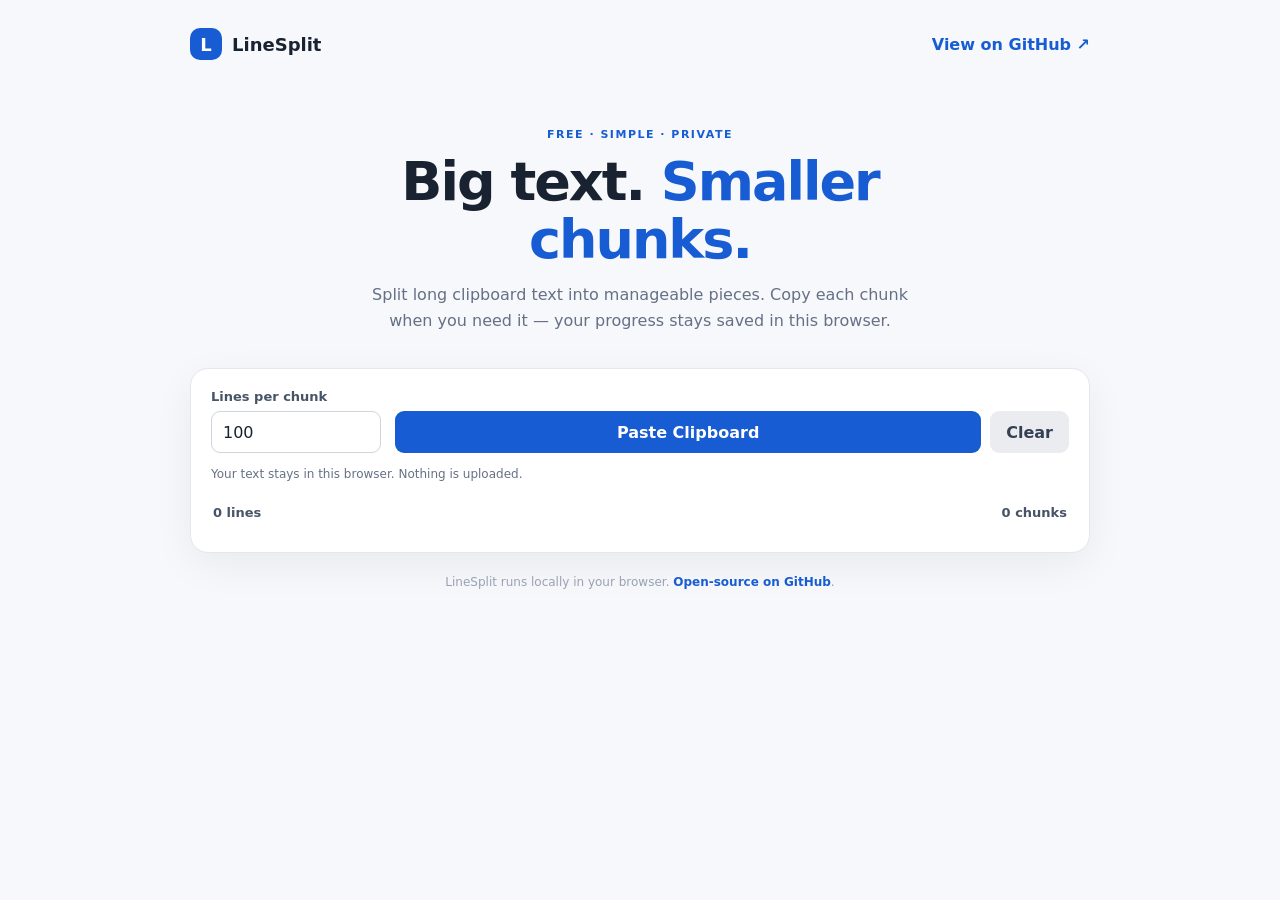
<file: web/index.html>
<!doctype html>
<html lang="en">
<head>
  <meta charset="utf-8">
  <meta name="viewport" content="width=device-width, initial-scale=1">
  <meta name="description" content="Split long clipboard text into smaller, copy-ready chunks. Free, private, and simple.">
  <meta name="theme-color" content="#f6f8fb">
  <title>LineSplit — Split text into chunks</title>
  <link rel="stylesheet" href="style.css">
  <script src="app.js" defer></script>
</head>
<body>
  <main class="app">
    <header class="site-header">
      <a class="brand" href="./" aria-label="LineSplit home"><span class="brand-mark">L</span><span>LineSplit</span></a>
      <a class="github-link" href="https://github.com/AravindSAsok/LineSplit" target="_blank" rel="noreferrer">View on GitHub ↗</a>
    </header>

    <section class="hero">
      <p class="eyebrow">FREE · SIMPLE · PRIVATE</p>
      <h1>Big text. <span>Smaller chunks.</span></h1>
      <p class="intro">Split long clipboard text into manageable pieces. Copy each chunk when you need it — your progress stays saved in this browser.</p>
    </section>

    <section class="workspace" aria-label="Text splitter">
      <div class="controls">
        <div class="size-control">
          <label for="chunkSize">Lines per chunk</label>
          <input id="chunkSize" type="number" min="1" max="10000" value="100">
        </div>
        <div class="actions">
          <button id="pasteButton" class="primary" type="button">Paste Clipboard</button>
          <button id="clearButton" class="secondary" type="button">Clear</button>
        </div>
        <p id="message" class="message" role="status" aria-live="polite">Your text stays in this browser. Nothing is uploaded.</p>
      </div>

      <section id="summary" class="summary" hidden>
        <strong id="lineCount">0 lines</strong>
        <strong id="chunkCount">0 chunks</strong>
      </section>
      <section id="chunks" class="chunks" aria-label="Text chunks"></section>
    </section>

    <footer>LineSplit runs locally in your browser. <a href="https://github.com/AravindSAsok/LineSplit" target="_blank" rel="noreferrer">Open-source on GitHub</a>.</footer>
  </main>
</body>
</html>
</file>
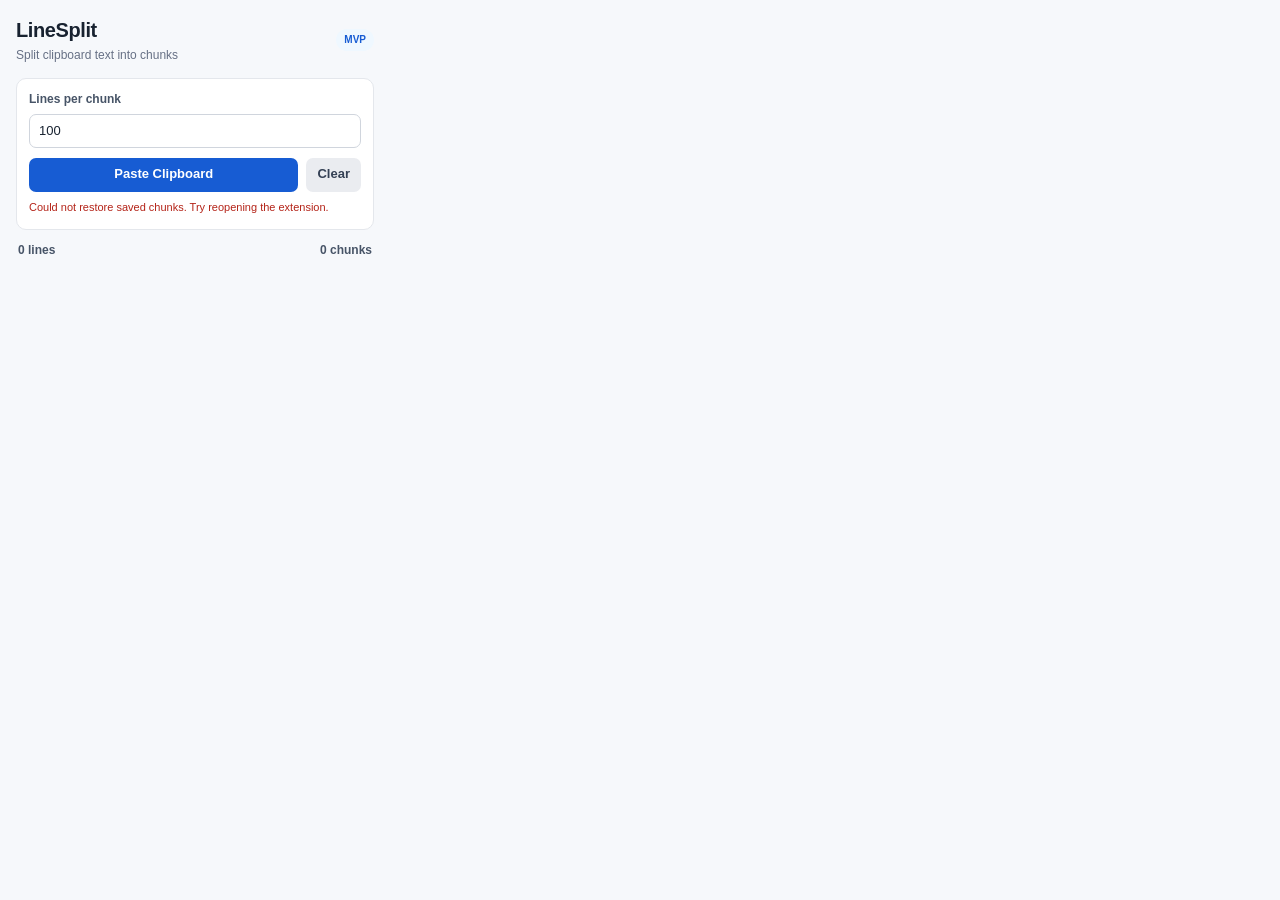
<file: extension/popup.html>
<!doctype html>
<html lang="en">
<head>
  <meta charset="utf-8">
  <meta name="viewport" content="width=device-width, initial-scale=1">
  <title>LineSplit</title>
  <link rel="stylesheet" href="popup.css">
  <script src="popup.js" defer></script>
</head>
<body>
  <main class="app">
    <header class="header">
      <div>
        <h1>LineSplit</h1>
        <p class="subtitle">Split clipboard text into chunks</p>
      </div>
      <span class="version">MVP</span>
    </header>

    <section class="controls">
      <label for="chunkSize">Lines per chunk</label>
      <input id="chunkSize" type="number" min="1" max="10000" value="100">
      <div class="actions">
        <button id="pasteButton" class="primary" type="button">Paste Clipboard</button>
        <button id="clearButton" class="secondary" type="button">Clear</button>
      </div>
      <p id="message" class="message" role="status" aria-live="polite"></p>
    </section>

    <section id="summary" class="summary" hidden>
      <span id="lineCount">0 lines</span>
      <span id="chunkCount">0 chunks</span>
    </section>

    <section id="chunks" class="chunks" aria-label="Text chunks"></section>
  </main>
</body>
</html>
</file>
<file: web/style.css>
:root { color-scheme: light; font-family: Inter, ui-sans-serif, system-ui, -apple-system, BlinkMacSystemFont, "Segoe UI", sans-serif; color: #182230; background: #f6f8fb; }
* { box-sizing: border-box; }
body { margin: 0; min-height: 100vh; }
.app { width: min(900px, calc(100% - 32px)); margin: 0 auto; padding: 28px 0 36px; }
.site-header { display: flex; align-items: center; justify-content: space-between; }
.brand { display: inline-flex; align-items: center; gap: 10px; color: #182230; text-decoration: none; font-weight: 800; font-size: 18px; }
.brand-mark { display: grid; place-items: center; width: 32px; height: 32px; border-radius: 10px; color: #fff; background: #175cd3; }
.github-link, footer a { color: #175cd3; text-decoration: none; font-weight: 650; }
.hero { max-width: 650px; margin: 68px auto 34px; text-align: center; }
.eyebrow { color: #175cd3; font-size: 11px; font-weight: 800; letter-spacing: 1.5px; }
h1 { margin: 12px 0; font-size: clamp(34px, 6vw, 54px); line-height: 1.08; letter-spacing: -2px; }
h1 span { color: #175cd3; }
.intro { margin: 0 auto; max-width: 580px; color: #667085; font-size: 16px; line-height: 1.65; }
.workspace { padding: 20px; border: 1px solid #e4e7ec; border-radius: 18px; background: #fff; box-shadow: 0 12px 40px rgba(16, 24, 40, .06); }
.controls { display: flex; align-items: end; gap: 14px; flex-wrap: wrap; }
.size-control { width: 170px; }
label { display: block; margin-bottom: 7px; color: #475467; font-size: 13px; font-weight: 700; }
input { width: 100%; height: 42px; padding: 8px 11px; border: 1px solid #d0d5dd; border-radius: 9px; color: #182230; background: #fff; font: inherit; }
.actions { display: flex; gap: 9px; flex: 1; }
button { min-height: 42px; padding: 9px 16px; border: 0; border-radius: 9px; cursor: pointer; font: inherit; font-weight: 700; }
button:disabled { cursor: not-allowed; opacity: .55; }
.primary { flex: 1; color: #fff; background: #175cd3; }
.primary:hover:not(:disabled) { background: #1849a9; }
.secondary { color: #344054; background: #eaecf0; }
.message { flex-basis: 100%; min-height: 18px; margin: 0; color: #667085; font-size: 12px; }
.message.error { color: #b42318; }.message.success { color: #027a48; }
.summary { display: flex; justify-content: space-between; padding: 20px 2px 12px; color: #475467; font-size: 13px; }
.chunks { display: grid; gap: 12px; }
.chunk { overflow: hidden; border: 1px solid #e4e7ec; border-radius: 11px; background: #fff; }
.chunk-header { display: flex; align-items: center; justify-content: space-between; gap: 10px; padding: 10px 13px; border-bottom: 1px solid #eaecf0; }
.chunk-title { color: #344054; font-size: 13px; font-weight: 750; }
.copy-button { min-height: 32px; padding: 6px 11px; color: #175cd3; background: #eff8ff; font-size: 12px; }
.chunk-content { max-height: 220px; overflow: auto; margin: 0; padding: 12px 14px; color: #344054; font: 12px/1.55 ui-monospace, SFMono-Regular, Consolas, monospace; white-space: pre-wrap; overflow-wrap: anywhere; }
footer { margin-top: 22px; color: #98a2b3; text-align: center; font-size: 12px; }
@media (max-width: 560px) { .app { width: min(100% - 22px, 900px); padding-top: 18px; } .hero { margin: 48px auto 25px; } .workspace { padding: 13px; } .size-control { width: 100%; } .actions { width: 100%; } .github-link { font-size: 12px; } }
</file>
<file: extension/popup.css>
* {
  box-sizing: border-box;
}

body {
  width: 390px;
  min-width: 320px;
  max-height: 580px;
  margin: 0;
  color: #182230;
  background: #f6f8fb;
  font: 13px/1.45 Arial, sans-serif;
}

.app {
  display: flex;
  flex-direction: column;
  max-height: 580px;
  padding: 16px;
}

.header {
  display: flex;
  align-items: center;
  justify-content: space-between;
  margin-bottom: 14px;
}

h1 {
  margin: 0;
  font-size: 20px;
  letter-spacing: -0.4px;
}

.subtitle {
  margin: 2px 0 0;
  color: #667085;
  font-size: 12px;
}

.version {
  padding: 4px 8px;
  border-radius: 20px;
  color: #175cd3;
  background: #eff8ff;
  font-size: 10px;
  font-weight: 700;
}

.controls {
  padding: 12px;
  border: 1px solid #e4e7ec;
  border-radius: 10px;
  background: #fff;
}

label {
  display: block;
  margin-bottom: 5px;
  color: #475467;
  font-size: 12px;
  font-weight: 600;
}

input {
  width: 100%;
  height: 34px;
  padding: 6px 9px;
  border: 1px solid #d0d5dd;
  border-radius: 7px;
  color: #182230;
  background: #fff;
  font: inherit;
}

.actions {
  display: flex;
  gap: 8px;
  margin-top: 10px;
}

button {
  min-height: 34px;
  padding: 7px 11px;
  border: 0;
  border-radius: 7px;
  cursor: pointer;
  font: inherit;
  font-weight: 600;
}

button:disabled {
  cursor: not-allowed;
  opacity: 0.55;
}

.primary {
  flex: 1;
  color: #fff;
  background: #175cd3;
}

.primary:hover:not(:disabled) {
  background: #1849a9;
}

.secondary {
  color: #344054;
  background: #eaecf0;
}

.message {
  min-height: 17px;
  margin: 8px 0 0;
  color: #667085;
  font-size: 11px;
}

.message.error {
  color: #b42318;
}

.message.success {
  color: #027a48;
}

.summary {
  display: flex;
  justify-content: space-between;
  padding: 12px 2px 8px;
  color: #475467;
  font-size: 12px;
  font-weight: 700;
}

.chunks {
  display: flex;
  flex-direction: column;
  gap: 9px;
  overflow-y: auto;
  min-height: 0;
  max-height: 300px;
  padding-right: 3px;
}

.chunk {
  overflow: hidden;
  border: 1px solid #e4e7ec;
  border-radius: 9px;
  background: #fff;
}

.chunk-header {
  display: flex;
  align-items: center;
  justify-content: space-between;
  padding: 8px 10px;
  border-bottom: 1px solid #eaecf0;
}

.chunk-title {
  color: #344054;
  font-size: 12px;
  font-weight: 700;
}

.copy-button {
  min-height: 28px;
  padding: 5px 9px;
  color: #175cd3;
  background: #eff8ff;
  font-size: 11px;
}

.chunk-content {
  max-height: 115px;
  overflow: auto;
  margin: 0;
  padding: 9px 10px;
  color: #344054;
  font: 11px/1.45 Consolas, monospace;
  white-space: pre-wrap;
  overflow-wrap: anywhere;
}
</file>
